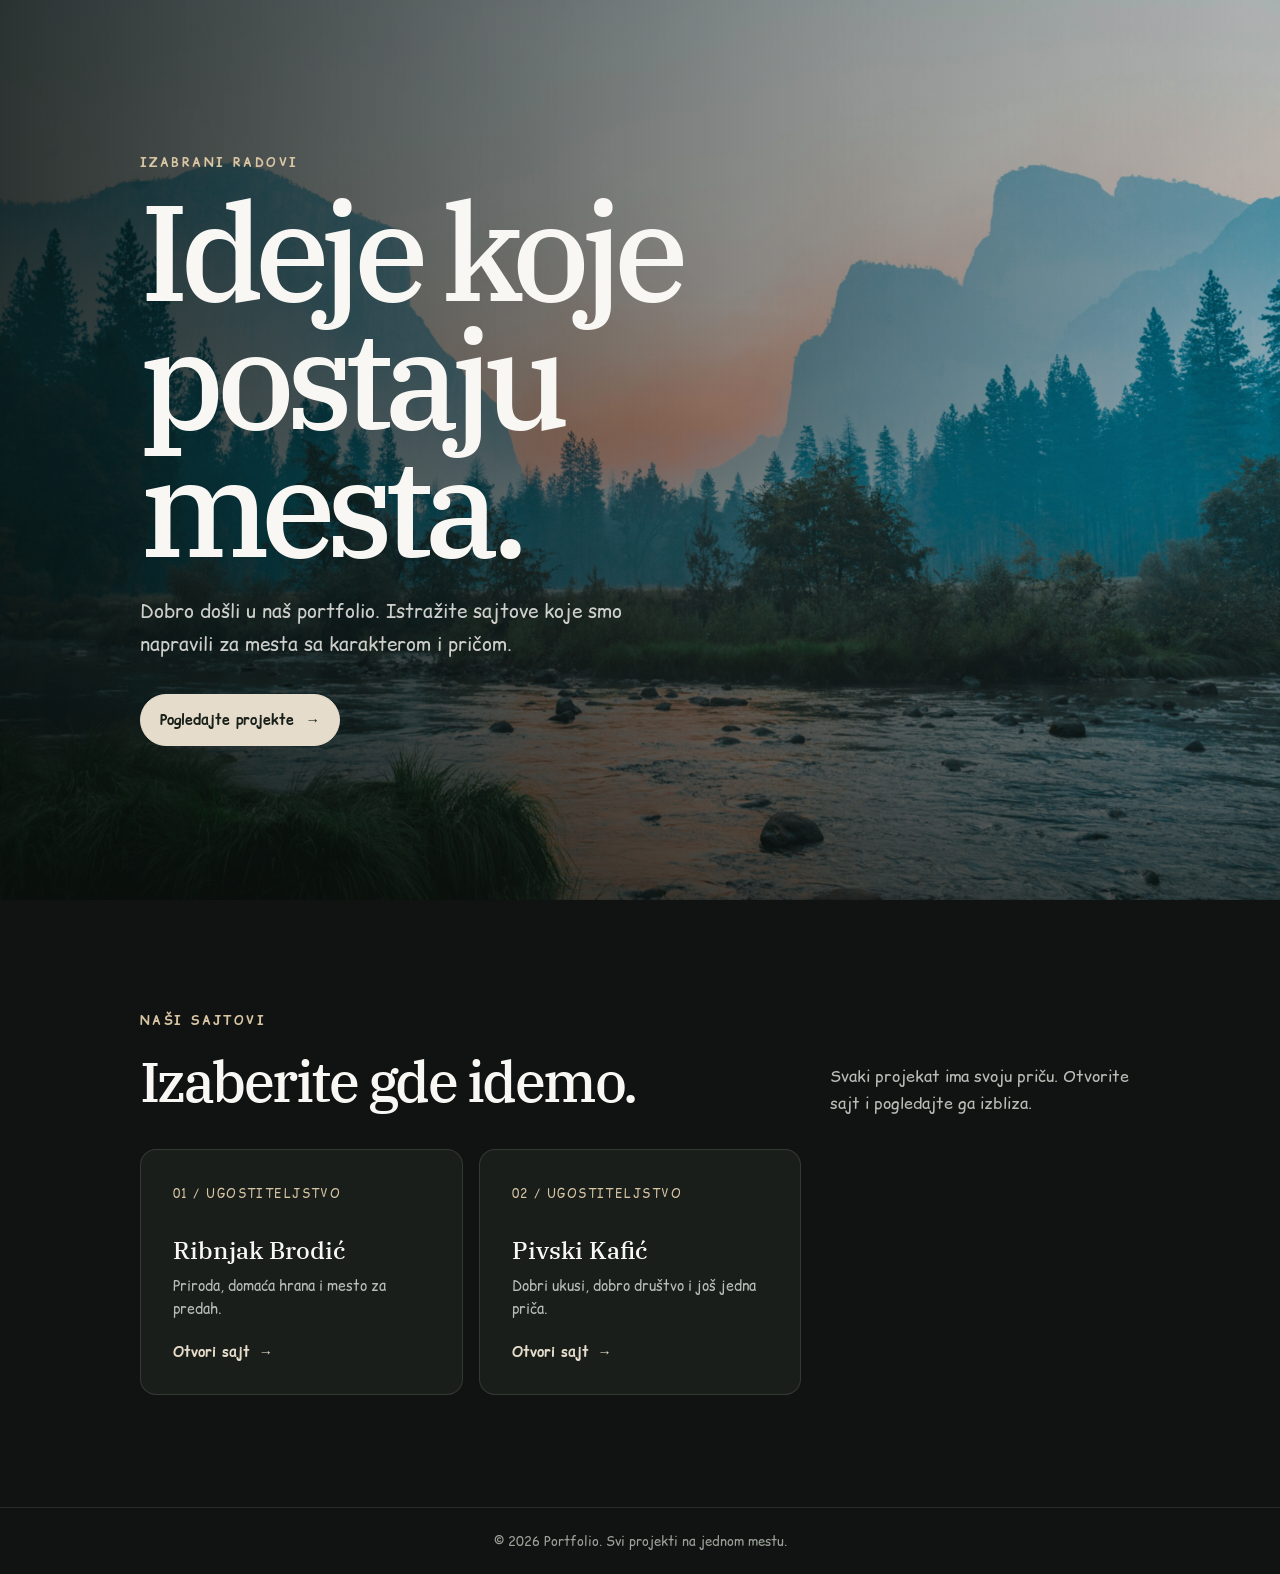
<file: index.html>
<!DOCTYPE html>
<html lang="sr-Latn">
    <head>
        <meta charset="UTF-8">
        <meta name="viewport" content="width=device-width, initial-scale=1.0">
        <meta name="description" content="Pogledajte izbor naših sajtova i projekata.">
        <meta name="theme-color" content="#101311">
        <title>Portfolio | Naši projekti</title>
        <link rel="preconnect" href="https://fonts.googleapis.com">
        <link rel="preconnect" href="https://fonts.gstatic.com" crossorigin>
        <link href="https://fonts.googleapis.com/css2?family=Comic+Relief:wght@400;700&family=IBM+Plex+Serif:wght@400;500;600&display=swap" rel="stylesheet">
        <link rel="stylesheet" href="index.css">
    </head>
    <body>
        <header class="hero" id="pocetna">
            <img src="bailey-zindel-NRQV-hBF10M-unsplash.jpg" alt="" class="hero-image" aria-hidden="true">
            <div class="hero-shade" aria-hidden="true"></div>
            <div class="hero-content">
                <p class="eyebrow">Izabrani radovi</p>
                <h1>Ideje koje<br>postaju mesta.</h1>
                <p class="hero-intro">Dobro došli u naš portfolio. Istražite sajtove koje smo napravili za mesta sa karakterom i pričom.</p>
                <div class="hero-actions">
                    <a class="button" href="#projekti">Pogledajte projekte <span aria-hidden="true">&rarr;</span></a>
                </div>
            </div>
        </header>

        <main>
            <section class="projects" id="projekti" aria-labelledby="projects-title">
                <div class="projects-heading">
                    <div>
                        <p class="eyebrow">Naši sajtovi</p>
                        <h2 id="projects-title">Izaberite gde idemo.</h2>
                    </div>
                    <p>Svaki projekat ima svoju priču. Otvorite sajt i pogledajte ga izbliza.</p>
                </div>
                <div class="project-grid">
                    <article class="project-card">
                        <span class="project-number">01 / UGOSTITELJSTVO</span>
                        <h3>Ribnjak Brodić</h3>
                        <p>Priroda, domaća hrana i mesto za predah.</p>
                        <a class="project-link" href="ribnjakkov.html">Otvori sajt <span aria-hidden="true">&rarr;</span></a>
                    </article>
                    <article class="project-card">
                        <span class="project-number">02 / UGOSTITELJSTVO</span>
                        <h3>Pivski Kafić</h3>
                        <p>Dobri ukusi, dobro društvo i još jedna priča.</p>
                        <a class="project-link" href="pivski.html">Otvori sajt <span aria-hidden="true">&rarr;</span></a>
                    </article>
                </div>
            </section>
        </main>

        <footer class="footer">
            <p>&copy; 2026 Portfolio. Svi projekti na jednom mestu.</p>
        </footer>
    </body>
</html>
</file>
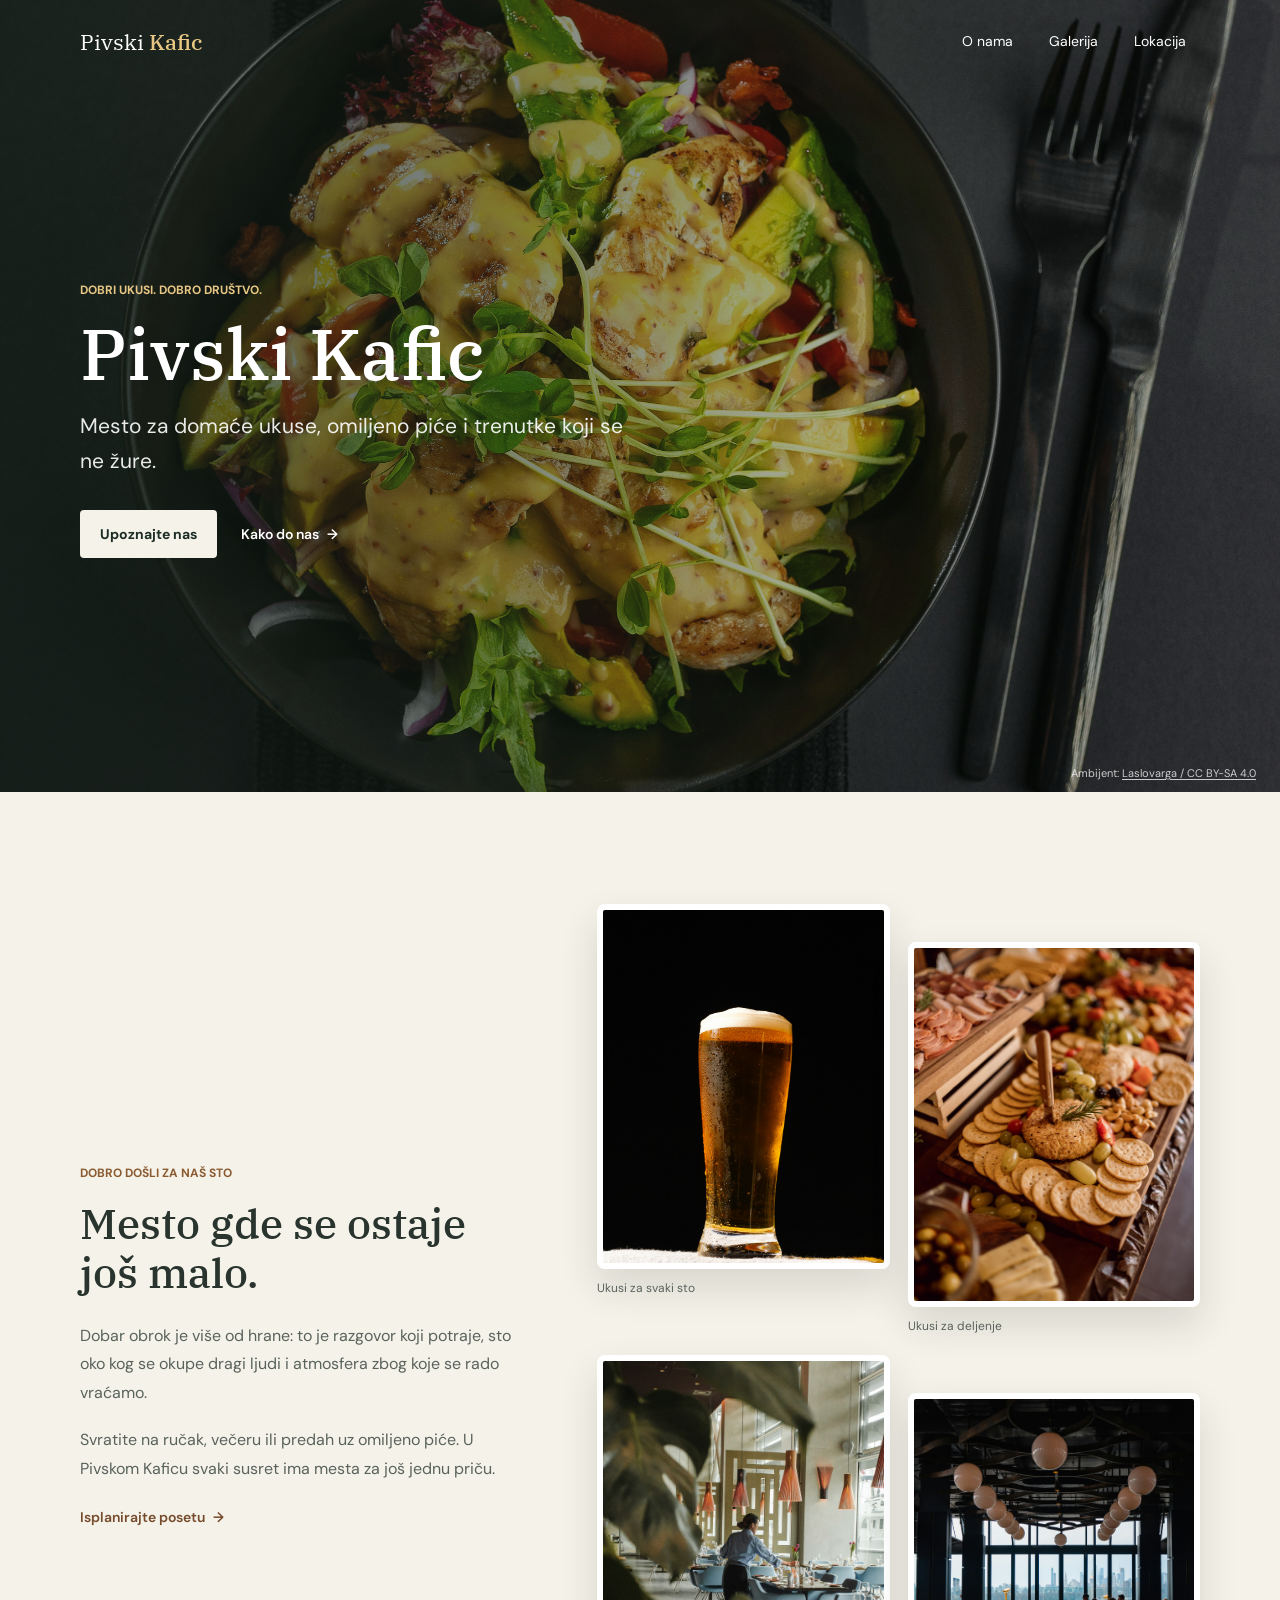
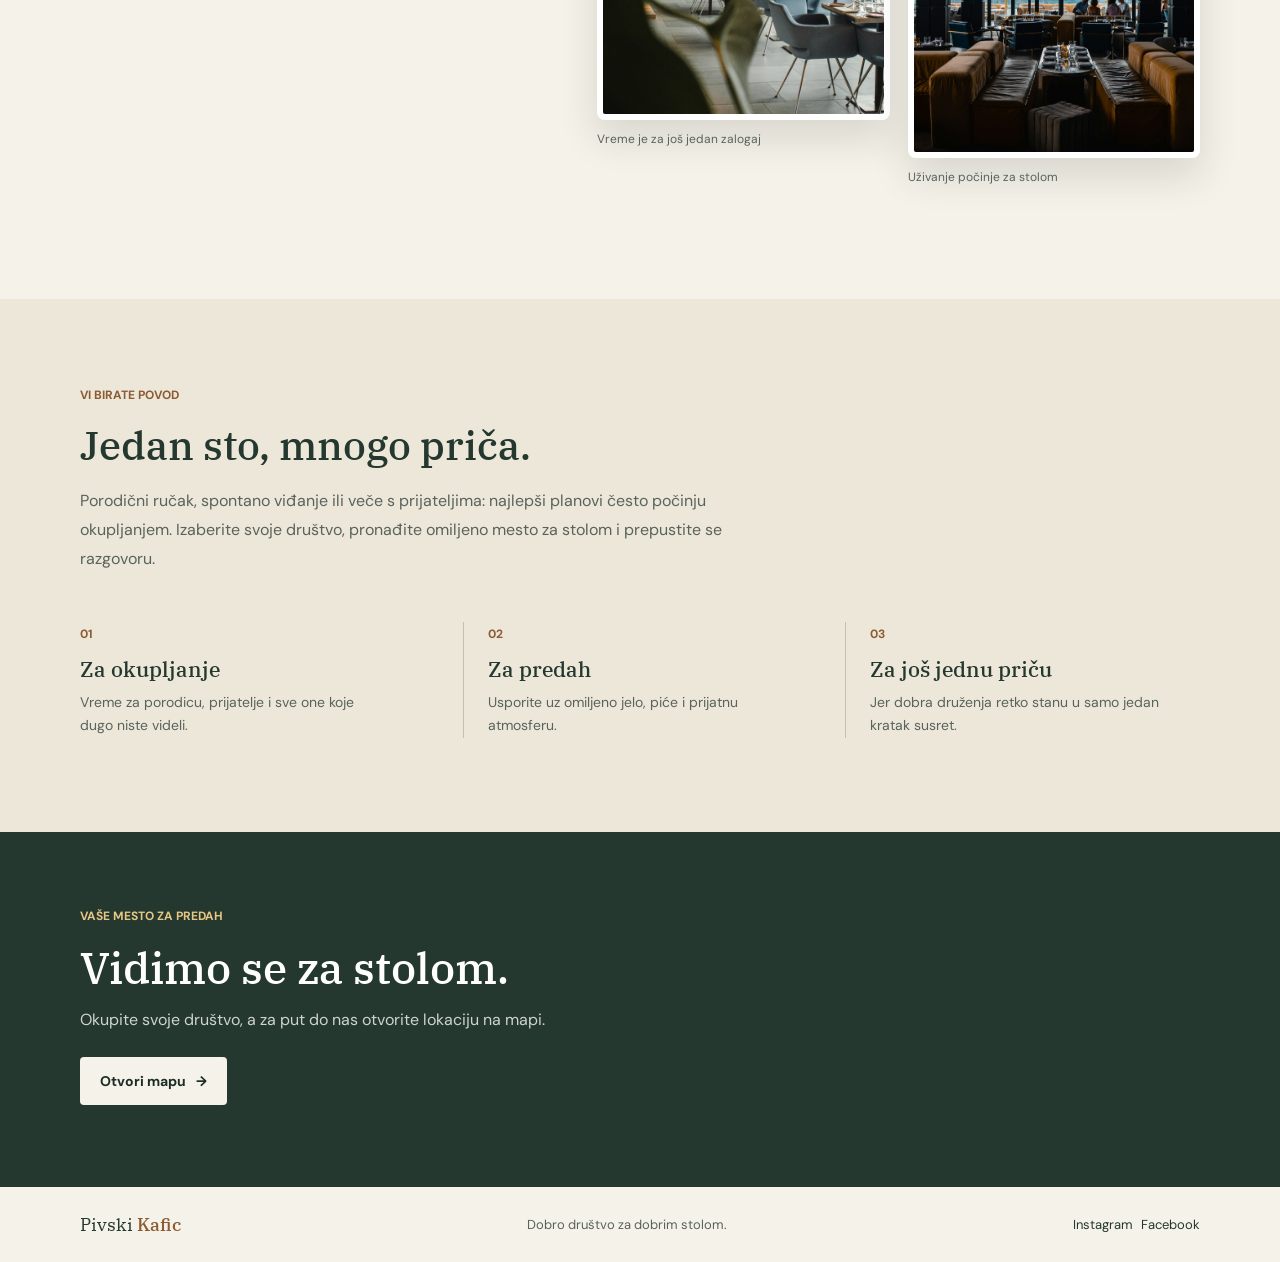
<file: pivski.html>
<!DOCTYPE html>
<html lang="sr-Latn">
    <head>
        <meta charset="UTF-8">
        <meta name="viewport" content="width=device-width, initial-scale=1.0">
        <meta name="description" content="Pivski Kafic: dobra hrana, piće i prijatna atmosfera za druženje.">
        <title>Pivski Kafic | Dobro društvo za dobrim stolom</title>
        <link rel="stylesheet" href="salas.css">
        <link rel="preconnect" href="https://fonts.googleapis.com">
        <link rel="preconnect" href="https://fonts.gstatic.com" crossorigin>
        <link href="https://fonts.googleapis.com/css2?family=DM+Sans:wght@400;500;600;700&family=IBM+Plex+Serif:wght@400;500;600;700&display=swap" rel="stylesheet">
    </head>
    <body id="top">
        <header class="hero">
            <img src="peter-dawn-3X7SVgAxKU8-unsplash.jpg" alt="" class="heading" aria-hidden="true">
            <nav class="site-nav" aria-label="Glavna navigacija">
                <a class="brand" href="#top">Pivski <strong>Kafic</strong></a>
                <ul class="nav-links">
                    <li><a href="#o-nama">O nama</a></li>
                    <li><a href="#galerija">Galerija</a></li>
                    <li><a href="#lokacija">Lokacija</a></li>
                </ul>
            </nav>
            <div class="hero-content">
                <p class="eyebrow hero-eyebrow">Dobri ukusi. Dobro društvo.</p>
                <h1 class="welcome">Pivski Kafic</h1>
                <p class="intro">Mesto za domaće ukuse, omiljeno piće i trenutke koji se ne žure.</p>
                <div class="hero-actions">
                    <a class="button button-light" href="#o-nama">Upoznajte nas</a>
                    <a class="hero-link" href="#lokacija">Kako do nas <span aria-hidden="true">&rarr;</span></a>
                </div>
            </div>
            <p class="hero-credit">Ambijent: <a href="https://commons.wikimedia.org/wiki/File:2020_Etno_-_Restaurant_Laslovarga.jpg" target="_blank" rel="noopener noreferrer">Laslovarga / CC BY-SA 4.0</a></p>
        </header>

        <main>
            <section class="about" id="o-nama">
                <div class="section-copy">
                    <p class="eyebrow">Dobro došli za naš sto</p>
                    <h2 class="welcoming">Mesto gde se ostaje još malo.</h2>
                    <p class="info">Dobar obrok je više od hrane: to je razgovor koji potraje, sto oko kog se okupe dragi ljudi i atmosfera zbog koje se rado vraćamo.</p>
                    <p class="info">Svratite na ručak, večeru ili predah uz omiljeno piće. U Pivskom Kaficu svaki susret ima mesta za još jednu priču.</p>
                    <a class="text-link" href="#lokacija">Isplanirajte posetu <span aria-hidden="true">&rarr;</span></a>
                </div>
                <div class="image-gallery" id="galerija" aria-label="Hrana i ambijent Pivskog Kafica">
                    <figure class="image-frame">
                        <img src="giovanna-gomes-Qy2KMPRV3X4-unsplash.jpg" alt="Sveže pripremljeno jelo za zajedničkim stolom" class="image" loading="lazy">
                        <figcaption>Ukusi za svaki sto</figcaption>
                    </figure>
                    <figure class="image-frame image-frame-offset">
                        <img src="pexels-angel-ayala-321556-28976236.jpg" alt="Raznovrstan izbor hrane poslužen na drvenoj dasci" class="second" loading="lazy">
                        <figcaption>Ukusi za deljenje</figcaption>
                    </figure>
                    <figure class="image-frame">
                        <img src="louis-hansel-wVoP_Q2Bg_A-unsplash.jpg" alt="Pažljivo pripremljeno jelo za zajedničkim obrokom" class="image" loading="lazy">
                        <figcaption>Vreme je za još jedan zalogaj</figcaption>
                    </figure>
                    <figure class="image-frame image-frame-offset">
                        <img src="paul-griffin-WWST6E8LxeE-unsplash.jpg" alt="Detalj posluženog obroka" class="second" loading="lazy">
                        <figcaption>Uživanje počinje za stolom</figcaption>
                    </figure>
                </div>
            </section>

            <section class="moments" aria-labelledby="moments-title">
                <div class="moments-content">
                    <p class="eyebrow">Vi birate povod</p>
                    <h2 id="moments-title">Jedan sto, mnogo priča.</h2>
                    <p class="moments-intro">Porodični ručak, spontano viđanje ili veče s prijateljima: najlepši planovi često počinju okupljanjem. Izaberite svoje društvo, pronađite omiljeno mesto za stolom i prepustite se razgovoru.</p>
                    <div class="moment-list">
                        <article class="moment">
                            <span class="moment-number">01</span>
                            <h3>Za okupljanje</h3>
                            <p>Vreme za porodicu, prijatelje i sve one koje dugo niste videli.</p>
                        </article>
                        <article class="moment">
                            <span class="moment-number">02</span>
                            <h3>Za predah</h3>
                            <p>Usporite uz omiljeno jelo, piće i prijatnu atmosferu.</p>
                        </article>
                        <article class="moment">
                            <span class="moment-number">03</span>
                            <h3>Za još jednu priču</h3>
                            <p>Jer dobra druženja retko stanu u samo jedan kratak susret.</p>
                        </article>
                    </div>
                </div>
            </section>

            <section class="visit" id="lokacija">
                <div class="visit-content">
                    <p class="eyebrow">Vaše mesto za predah</p>
                    <h2>Vidimo se za stolom.</h2>
                    <p>Okupite svoje društvo, a za put do nas otvorite lokaciju na mapi.</p>
                    <a class="button button-light" href="https://www.google.com/maps/place/Pivski+kafic/@45.3690032,20.4038715,15z/data=!4m6!3m5!1s0x475adb0063bd280b:0x398e541be111083f!8m2!3d45.3653922!4d20.3926567!16s%2Fg%2F11lyp_jn6q" target="_blank" rel="noopener noreferrer">Otvori mapu <span aria-hidden="true">&rarr;</span></a>
                </div>
            </section>
        </main>

        <footer class="footer">
            <a class="brand footer-brand" href="#top">Pivski <strong>Kafic</strong></a>
            <p>Dobro društvo za dobrim stolom.</p>
            <div class="footer-links" aria-label="Društvene mreže">
                <a href="https://www.instagram.com/pivski_kafic/" target="_blank" rel="noopener noreferrer">Instagram</a>
                <a href="https://www.facebook.com/profile.php?id=100090187168091" target="_blank" rel="noopener noreferrer">Facebook</a>
            </div>
        </footer>
    </body>
</html>
</file>
<file: index.css>
* {
  box-sizing: border-box;
}

:root {
  color-scheme: dark;
  font-family: "IBM Plex Serif", Georgia, serif;
  color: #f8f7f3;
  background: #101311;
  font-synthesis: none;
  text-rendering: optimizeLegibility;
  scroll-behavior: smooth;
}

body {
  margin: 0;
}

a {
  color: inherit;
}

.hero {
  position: relative;
  display: grid;
  min-height: 100vh;
  min-height: 100svh;
  overflow: hidden;
  align-items: center;
  padding: clamp(1.5rem, 5vw, 4.5rem);
  isolation: isolate;
}

.hero-image,
.hero-shade {
  position: absolute;
  z-index: -1;
  inset: 0;
  width: 100%;
  height: 100%;
}

.hero-image {
  object-fit: cover;
  object-position: center;
  animation: image-arrive 1.2s ease-out both;
}

.hero-shade {
  background:
    linear-gradient(90deg, rgb(9 15 12 / 82%) 0%, rgb(9 15 12 / 50%) 48%, rgb(9 15 12 / 18%) 100%),
    linear-gradient(0deg, rgb(9 15 12 / 50%) 0%, transparent 45%);
}

.hero-content {
  width: min(100%, 1000px);
  margin: 0 auto;
  animation: content-arrive 800ms 150ms ease-out both;
}

.eyebrow {
  margin: 0 0 1rem;
  color: #d7c5a4;
  font-family: "Comic Relief", sans-serif;
  font-size: 0.76rem;
  font-weight: 700;
  letter-spacing: 0.2em;
  text-transform: uppercase;
}

.hero h1 {
  max-width: 780px;
  margin: 0;
  font-size: clamp(3.75rem, 11vw, 8.5rem);
  font-weight: 500;
  letter-spacing: -0.065em;
  line-height: 0.94;
}

.hero-intro {
  max-width: 530px;
  margin: 1.5rem 0 2rem;
  color: rgb(248 247 243 / 82%);
  font-family: "Comic Relief", sans-serif;
  font-size: clamp(1rem, 2vw, 1.2rem);
  line-height: 1.75;
}

.hero-actions {
  display: flex;
  flex-wrap: wrap;
  align-items: center;
  gap: 1.25rem;
}

.button,
.text-link {
  display: inline-flex;
  min-height: 3.25rem;
  align-items: center;
  justify-content: center;
  gap: 0.7rem;
  font-family: "Comic Relief", sans-serif;
  font-size: 0.9rem;
  font-weight: 700;
  text-decoration: none;
  transition: background-color 180ms ease, border-color 180ms ease, color 180ms ease, transform 180ms ease;
}

.button {
  padding: 0.85rem 1.2rem;
  border: 1px solid #e5dccb;
  border-radius: 999px;
  background: #e5dccb;
  color: #182019;
}

.button:hover {
  transform: translateY(-2px);
  border-color: #fff;
  background: #fff;
}

.text-link {
  color: #f8f7f3;
}

.text-link:hover {
  color: #d7c5a4;
}

.text-link span,
.project-link span {
  transition: transform 180ms ease;
}

.text-link:hover span,
.project-link:hover span {
  transform: translateX(4px);
}

.projects {
  padding: clamp(4rem, 9vw, 7rem) max(1.5rem, calc((100vw - 1000px) / 2));
  background: #101311;
}

.projects-heading {
  display: flex;
  align-items: end;
  justify-content: space-between;
  gap: 2rem;
  margin-bottom: 2rem;
}

.projects-heading h2 {
  margin: 0;
  font-size: clamp(2rem, 5vw, 3.5rem);
  font-weight: 500;
  letter-spacing: -0.045em;
}

.projects-heading > p {
  max-width: 310px;
  margin: 0;
  color: #b8bdb7;
  font-family: "Comic Relief", sans-serif;
  line-height: 1.7;
}

.project-grid {
  display: grid;
  grid-template-columns: repeat(3, minmax(0, 1fr));
  gap: 1rem;
}

.project-card {
  min-height: 210px;
  padding: clamp(1.25rem, 3vw, 2rem);
  border: 1px solid rgb(255 255 255 / 12%);
  border-radius: 1rem;
  background: #191e1a;
  transition: transform 220ms ease, border-color 220ms ease, background-color 220ms ease;
}

.project-card:hover,
.project-card:focus-within {
  transform: translateY(-5px);
  border-color: rgb(215 197 164 / 55%);
  background: #202720;
}

.project-number {
  color: #d7c5a4;
  font-family: "Comic Relief", sans-serif;
  font-size: 0.75rem;
  letter-spacing: 0.12em;
}

.project-card h3 {
  margin: 2rem 0 0.55rem;
  font-size: 1.5rem;
  font-weight: 500;
}

.project-card p {
  margin: 0;
  color: #b8bdb7;
  font-family: "Comic Relief", sans-serif;
  font-size: 0.9rem;
  line-height: 1.6;
}

.project-link {
  display: inline-flex;
  align-items: center;
  gap: 0.55rem;
  margin-top: 1.35rem;
  color: #e5dccb;
  font-family: "Comic Relief", sans-serif;
  font-size: 0.88rem;
  font-weight: 700;
  text-decoration: none;
}

.project-link:focus-visible,
.button:focus-visible,
.text-link:focus-visible {
  outline: 2px solid #d7c5a4;
  outline-offset: 4px;
}

.footer {
  padding: 1.5rem;
  border-top: 1px solid rgb(255 255 255 / 10%);
  color: #9ba29b;
  font-family: "Comic Relief", sans-serif;
  font-size: 0.8rem;
  text-align: center;
}

.footer p {
  margin: 0;
}

@keyframes content-arrive {
  from {
    opacity: 0;
    transform: translateY(18px);
  }
  to {
    opacity: 1;
    transform: translateY(0);
  }
}

@keyframes image-arrive {
  from {
    opacity: 0.7;
    transform: scale(1.04);
  }
  to {
    opacity: 1;
    transform: scale(1);
  }
}

@media (max-width: 760px) {
  .hero-shade {
    background:
      linear-gradient(90deg, rgb(9 15 12 / 72%), rgb(9 15 12 / 35%)),
      linear-gradient(0deg, rgb(9 15 12 / 55%), transparent 60%);
  }

  .projects-heading {
    align-items: start;
    flex-direction: column;
    gap: 0.75rem;
  }

  .project-grid {
    grid-template-columns: 1fr;
  }

  .project-card {
    min-height: 0;
  }
}

@media (prefers-reduced-motion: reduce) {
  *,
  *::before,
  *::after {
    scroll-behavior: auto !important;
    animation-duration: 0.01ms !important;
    animation-iteration-count: 1 !important;
    transition-duration: 0.01ms !important;
  }
}
</file>
<file: salas.css>
:root {
    color-scheme: light;
    --forest: #24382f;
    --forest-deep: #1c2d25;
    --cream: #f5f2e9;
    --gold: #e7c783;
    --ink: #28342d;
    --muted: #59635c;
}

* {
    box-sizing: border-box;
}

html {
    scroll-behavior: smooth;
}

body {
    margin: 0;
    background: var(--cream);
    color: var(--ink);
    font-family: "DM Sans", sans-serif;
}

a {
    color: inherit;
}

.hero {
    position: relative;
    display: grid;
    align-items: center;
    min-height: 88svh;
    padding: 112px max(24px, calc((100vw - 1120px) / 2)) 64px;
    overflow: hidden;
    isolation: isolate;
    color: #fff;
}

.heading {
    position: absolute;
    inset: 0;
    z-index: -2;
    width: 100%;
    height: 100%;
    object-fit: cover;
    object-position: center 55%;
}

.hero::after {
    position: absolute;
    inset: 0;
    z-index: -1;
    background: linear-gradient(90deg, rgb(18 29 23 / 78%), rgb(18 29 23 / 42%) 58%, rgb(18 29 23 / 12%));
    content: "";
}

.site-nav {
    position: absolute;
    top: 22px;
    left: 50%;
    z-index: 2;
    display: flex;
    align-items: center;
    justify-content: space-between;
    width: min(1120px, calc(100% - 48px));
    transform: translateX(-50%);
    animation: nav-enter 700ms 150ms both;
}

.brand {
    color: #fff;
    font-family: "IBM Plex Serif", serif;
    font-size: 22px;
    text-decoration: none;
}

.brand strong {
    color: var(--gold);
    font-weight: 500;
}

.nav-links,
.footer-links {
    display: flex;
    align-items: center;
    gap: 8px;
    margin: 0;
    padding: 0;
    list-style: none;
}

.nav-links a {
    display: block;
    padding: 10px 14px;
    border-radius: 4px;
    color: #fff;
    font-size: 14px;
    text-decoration: none;
    transition: background-color 180ms ease, color 180ms ease;
}

.nav-links a:hover,
.nav-links a:focus-visible {
    background: rgb(255 255 255 / 15%);
    color: var(--gold);
}

.nav-links a:focus-visible,
.button:focus-visible,
.hero-link:focus-visible,
.text-link:focus-visible,
.footer a:focus-visible {
    outline: 2px solid var(--gold);
    outline-offset: 3px;
}

.hero-content {
    width: min(100%, 700px);
    animation: content-enter 850ms 100ms both;
}

.eyebrow {
    margin: 0 0 18px;
    color: #8b5b32;
    font-size: 12px;
    font-weight: 700;
    text-transform: uppercase;
}

.hero-eyebrow {
    color: var(--gold);
}

.welcome {
    margin: 0 0 18px;
    font-family: "IBM Plex Serif", serif;
    font-size: 72px;
    font-weight: 500;
    line-height: 1.05;
}

.intro {
    max-width: 560px;
    margin: 0;
    color: rgb(255 255 255 / 90%);
    font-size: 21px;
    line-height: 1.65;
}

.hero-actions {
    display: flex;
    align-items: center;
    gap: 24px;
    margin-top: 32px;
}

.button {
    display: inline-flex;
    align-items: center;
    justify-content: center;
    gap: 10px;
    min-height: 48px;
    padding: 0 20px;
    border-radius: 4px;
    font-size: 14px;
    font-weight: 700;
    text-decoration: none;
    transition: background-color 180ms ease, transform 180ms ease;
}

.button:hover {
    transform: translateY(-2px);
}

.button-light {
    background: var(--cream);
    color: var(--forest-deep);
}

.button-light:hover {
    background: #fff;
}

.hero-link,
.text-link {
    font-size: 14px;
    font-weight: 600;
    text-decoration: none;
}

.hero-link span,
.text-link span {
    margin-left: 5px;
}

.hero-link:hover,
.text-link:hover {
    text-decoration: underline;
    text-underline-offset: 4px;
}

.hero-credit {
    position: absolute;
    right: 24px;
    bottom: 12px;
    margin: 0;
    color: rgb(255 255 255 / 76%);
    font-size: 11px;
}

.hero-credit a {
    text-underline-offset: 2px;
}

.about {
    display: grid;
    grid-template-columns: minmax(0, 0.85fr) minmax(0, 1.15fr);
    align-items: center;
    gap: 72px;
    width: min(1120px, calc(100% - 48px));
    margin: 0 auto;
    padding: 112px 0;
}

.section-copy {
    max-width: 440px;
}

.welcoming,
.visit h2 {
    margin: 0 0 24px;
    font-family: "IBM Plex Serif", serif;
    font-size: 42px;
    font-weight: 500;
    line-height: 1.18;
}

.info {
    margin: 0 0 18px;
    color: var(--muted);
    font-size: 16px;
    line-height: 1.8;
}

.text-link {
    display: inline-block;
    margin-top: 6px;
    color: #754b2c;
}

.image-gallery {
    display: grid;
    grid-template-columns: repeat(2, minmax(0, 1fr));
    align-items: start;
    gap: 18px;
}

.image-frame {
    min-width: 0;
    margin: 0;
}

.image-frame-offset {
    margin-top: 38px;
}

.image,
.second {
    display: block;
    width: 100%;
    aspect-ratio: 4 / 5;
    border: 6px solid #fff;
    border-radius: 8px;
    box-shadow: 0 18px 38px rgb(32 42 35 / 14%);
    object-fit: cover;
}

.image-frame figcaption {
    margin-top: 10px;
    color: var(--muted);
    font-size: 12px;
    line-height: 1.6;
}

.image-frame figcaption a {
    display: block;
    color: #754b2c;
    text-underline-offset: 2px;
}

.moments {
    background: #ede7da;
}

.moments-content {
    width: min(1120px, calc(100% - 48px));
    margin: 0 auto;
    padding: 88px 0 94px;
}

.moments h2 {
    max-width: 620px;
    margin: 0 0 18px;
    color: var(--forest);
    font-family: "IBM Plex Serif", serif;
    font-size: 40px;
    font-weight: 500;
    line-height: 1.2;
}

.moments-intro {
    max-width: 700px;
    margin: 0;
    color: var(--muted);
    font-size: 16px;
    line-height: 1.8;
}

.moment-list {
    display: grid;
    grid-template-columns: repeat(3, minmax(0, 1fr));
    gap: 28px;
    margin-top: 48px;
}

.moment {
    padding-left: 24px;
    border-left: 1px solid rgb(36 56 47 / 22%);
}

.moment:first-child {
    padding-left: 0;
    border-left: 0;
}

.moment-number {
    color: #8b5b32;
    font-size: 12px;
    font-weight: 700;
}

.moment h3 {
    margin: 12px 0 8px;
    color: var(--forest);
    font-family: "IBM Plex Serif", serif;
    font-size: 21px;
    font-weight: 500;
}

.moment p {
    max-width: 300px;
    margin: 0;
    color: var(--muted);
    font-size: 14px;
    line-height: 1.7;
}

.visit {
    background: var(--forest);
    color: #fff;
}

.visit-content {
    width: min(1120px, calc(100% - 48px));
    margin: 0 auto;
    padding: 76px 0 82px;
}

.visit .eyebrow {
    color: var(--gold);
}

.visit h2 {
    margin-bottom: 12px;
    font-size: 44px;
}

.visit-content > p:not(.eyebrow) {
    max-width: 520px;
    margin: 0 0 24px;
    color: rgb(255 255 255 / 78%);
    font-size: 16px;
    line-height: 1.7;
}

.footer {
    display: flex;
    align-items: center;
    justify-content: space-between;
    gap: 20px;
    width: min(1120px, calc(100% - 48px));
    margin: 0 auto;
    padding: 26px 0;
}

.footer-brand {
    color: var(--forest);
    font-size: 18px;
}

.footer-brand strong {
    color: #8b5b32;
}

.footer > p {
    margin: 0;
    color: var(--muted);
    font-size: 13px;
}

.footer-links a {
    color: var(--forest);
    font-size: 13px;
    text-decoration: none;
}

.footer-links a:hover {
    text-decoration: underline;
    text-underline-offset: 3px;
}

@keyframes nav-enter {
    from {
        opacity: 0;
        transform: translate(-50%, -14px);
    }

    to {
        opacity: 1;
        transform: translate(-50%, 0);
    }
}

@keyframes content-enter {
    from {
        opacity: 0;
        transform: translateY(18px);
    }

    to {
        opacity: 1;
        transform: translateY(0);
    }
}

@media (max-width: 760px) {
    .hero {
        min-height: 80svh;
        padding: 120px 24px 72px;
    }

    .about {
        grid-template-columns: 1fr;
        gap: 38px;
        width: min(620px, calc(100% - 36px));
        padding: 72px 0;
    }

    .section-copy {
        max-width: 560px;
    }

    .welcoming {
        font-size: 36px;
    }

    .image-gallery {
        gap: 12px;
    }

    .image-frame-offset {
        margin-top: 24px;
    }

    .visit-content {
        width: min(620px, calc(100% - 36px));
        padding: 64px 0 70px;
    }

    .moments-content {
        width: min(620px, calc(100% - 36px));
        padding: 68px 0 74px;
    }

    .moment-list {
        grid-template-columns: 1fr;
        gap: 22px;
        margin-top: 34px;
    }

    .moment,
    .moment:first-child {
        padding: 0 0 0 18px;
        border-left: 1px solid rgb(36 56 47 / 22%);
    }

    .footer {
        flex-wrap: wrap;
        width: calc(100% - 36px);
    }
}

@media (max-width: 480px) {
    .hero {
        min-height: 76svh;
        padding: 116px 20px 74px;
    }

    .site-nav {
        top: 16px;
        width: calc(100% - 32px);
    }

    .brand {
        font-size: 18px;
    }

    .nav-links {
        gap: 0;
    }

    .nav-links a {
        padding: 9px 8px;
        font-size: 12px;
    }

    .welcome {
        font-size: 48px;
    }

    .intro {
        font-size: 17px;
    }

    .hero-actions {
        align-items: flex-start;
        flex-direction: column;
        gap: 18px;
        margin-top: 26px;
    }

    .hero-credit {
        right: 16px;
        font-size: 10px;
    }

    .welcoming,
    .visit h2,
    .moments h2 {
        font-size: 32px;
    }

    .image-gallery {
        gap: 10px;
    }

    .image,
    .second {
        border-width: 4px;
        border-radius: 6px;
    }

    .image-frame figcaption {
        font-size: 11px;
    }

    .footer {
        align-items: flex-start;
        flex-direction: column;
        gap: 12px;
    }
}

@media (prefers-reduced-motion: reduce) {
    *,
    *::before,
    *::after {
        animation-duration: 0.01ms !important;
        animation-iteration-count: 1 !important;
        scroll-behavior: auto !important;
        transition-duration: 0.01ms !important;
    }
}
</file>
